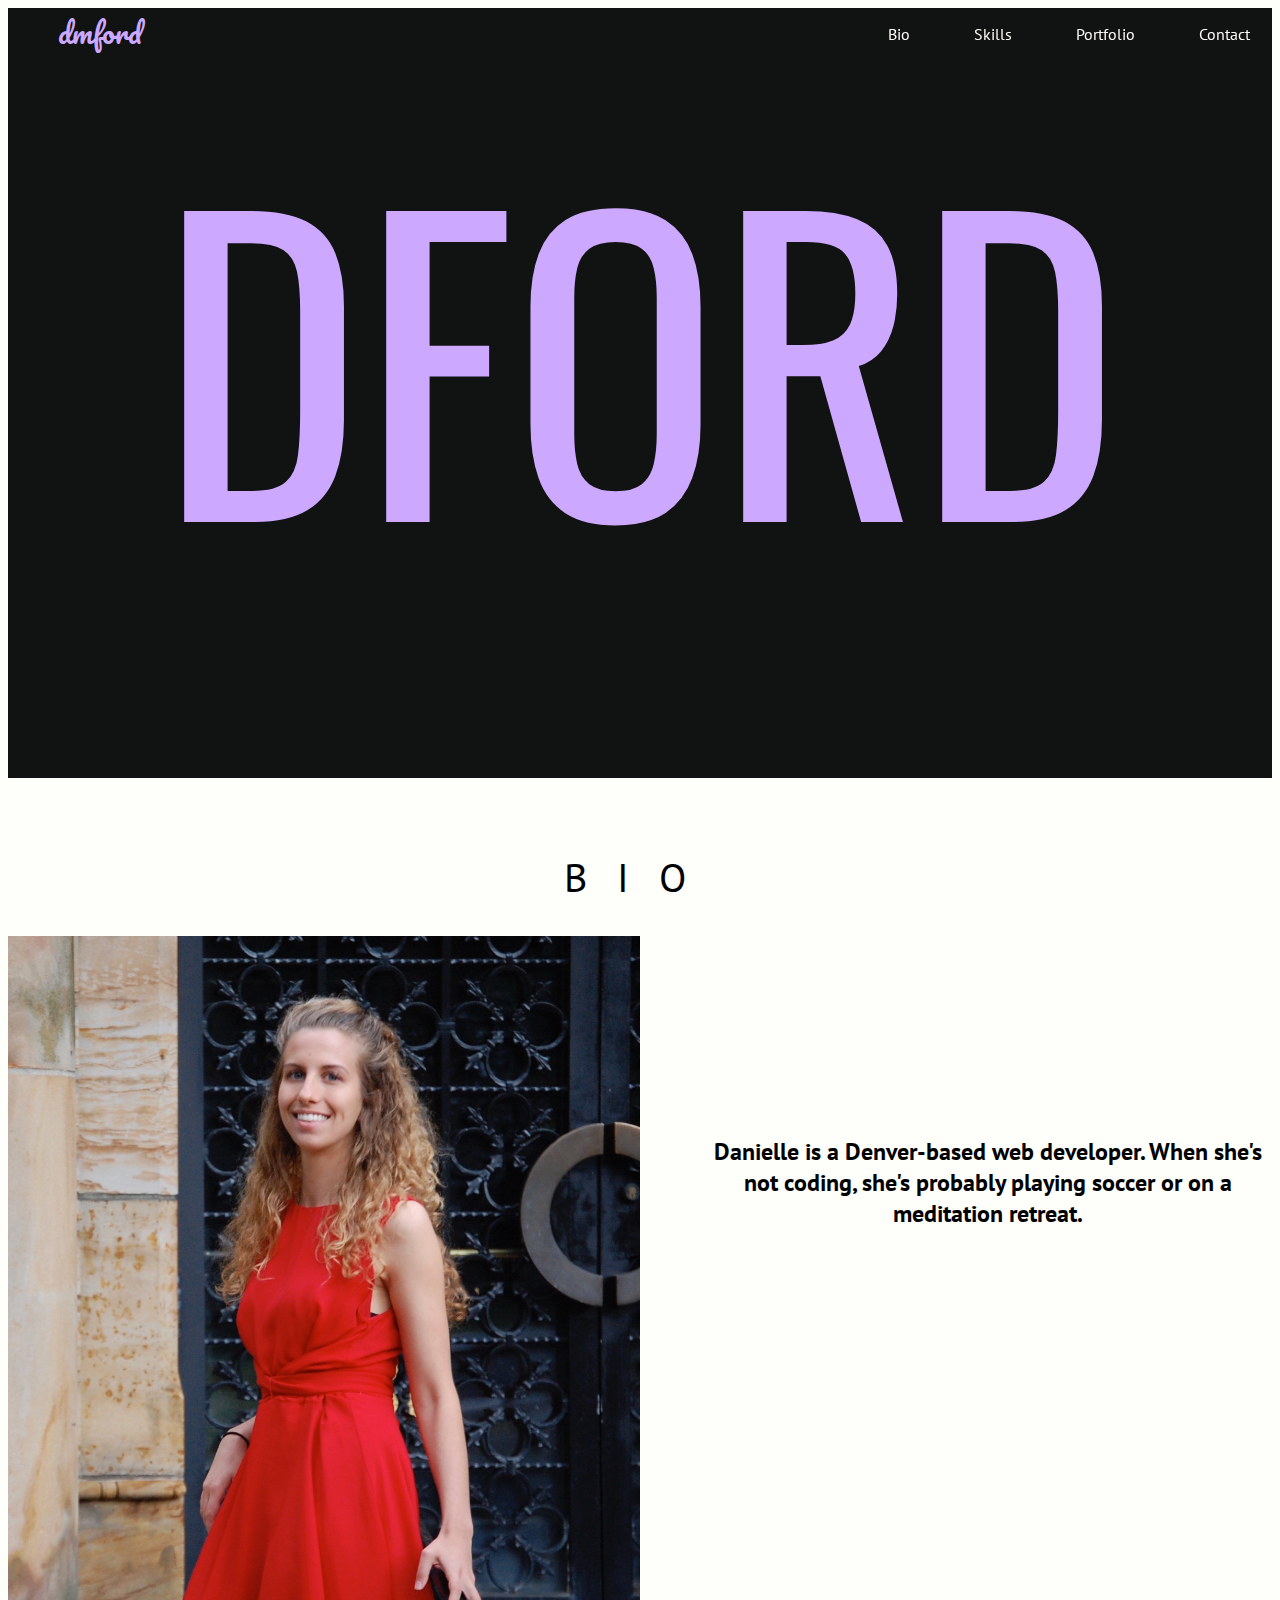
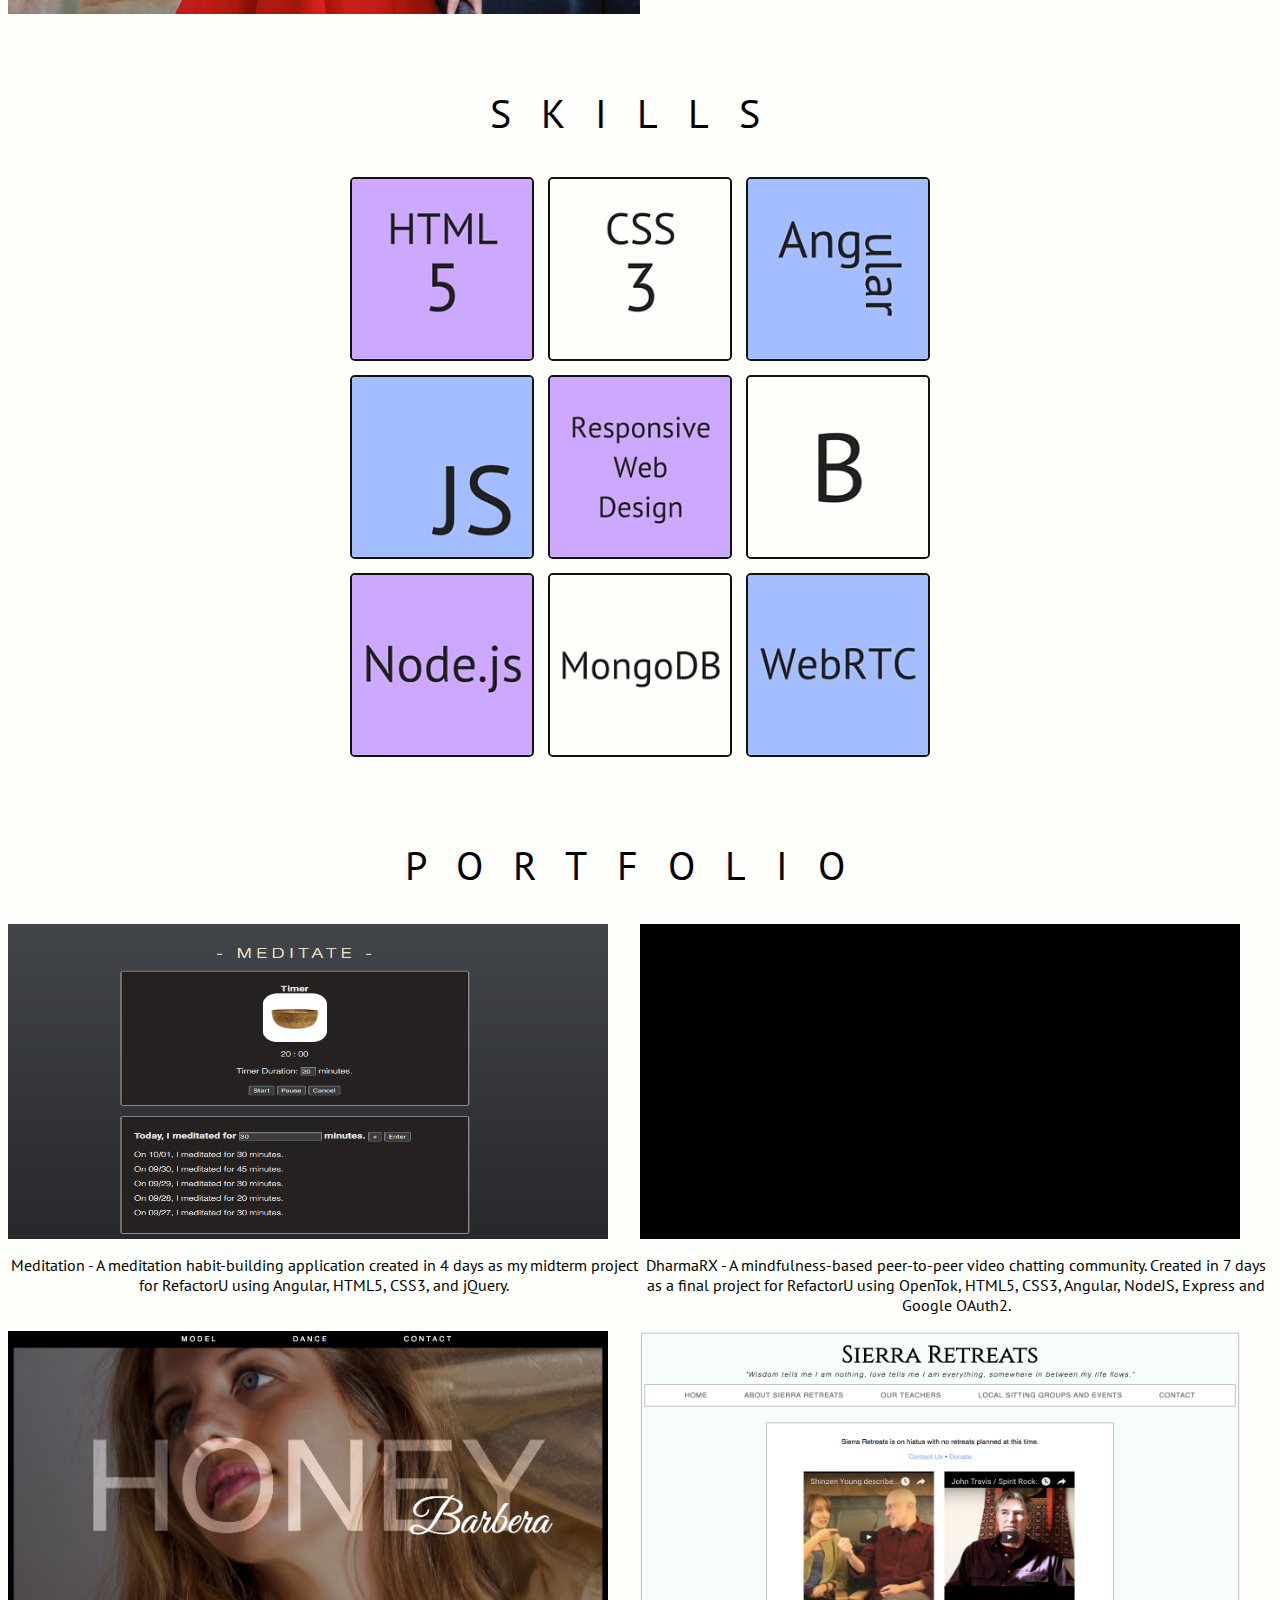
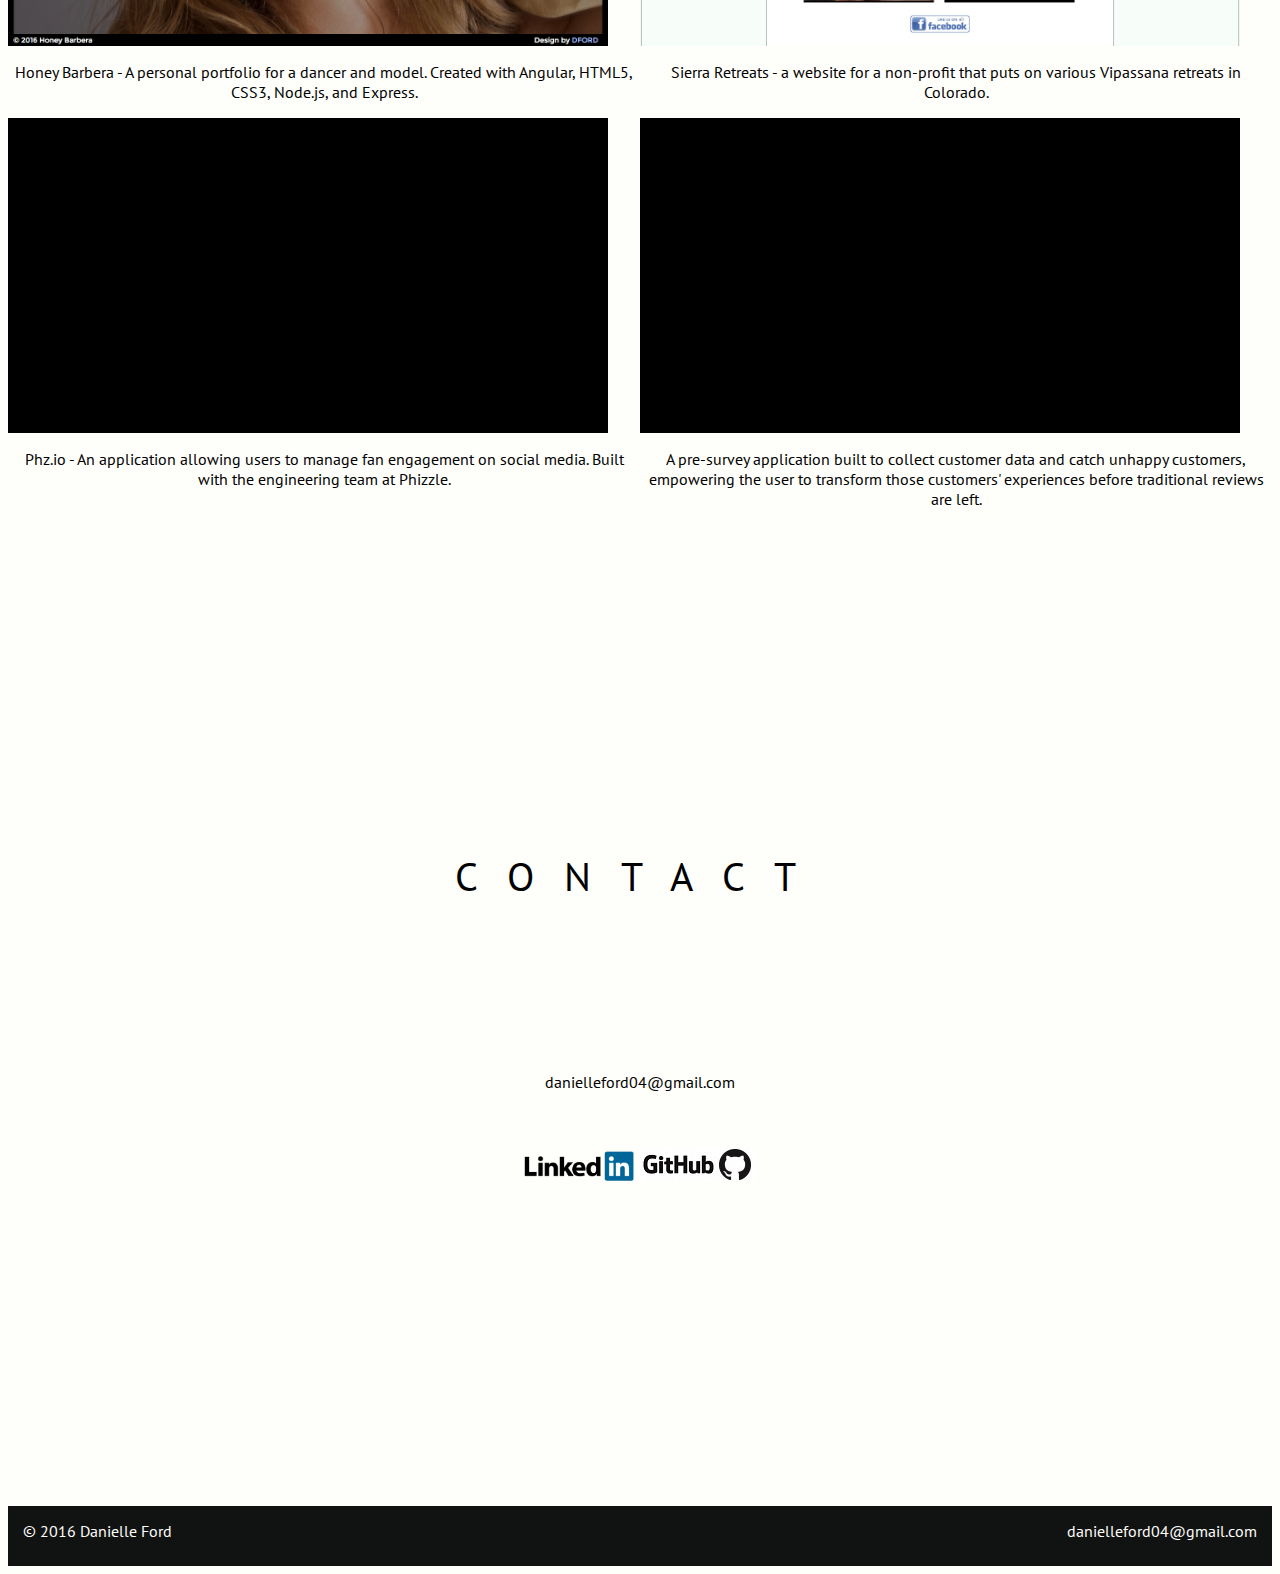
<file: public/html/index.html>
<html xmlns="http://www.w3.org/1999/xhtml"
      xmlns:fb="http://ogp.me/ns/fb#">
<head>
	<title>dmford</title>
	<meta name="viewport" content="width=device-width, initial-scale=1">
	<meta property="og:image" content="../images/preview.jpg" />
	<link type="text/css" rel="stylesheet" href="../css/main.css">
	<link href='https://fonts.googleapis.com/css?family=Oswald:400,700' rel='stylesheet' type='text/css'>
	<link href='https://fonts.googleapis.com/css?family=Pacifico' rel='stylesheet' type='text/css'>
	<link href='https://fonts.googleapis.com/css?family=PT+Sans:400,700' rel='stylesheet' type='text/css'>
</head>
<body>
	<div class="nav">
		<a href="#"><p>dmford</p></a>
		<ul>
 			 <li><a href="#bio">Bio</a></li>
 			 <li><a href="#skills">Skills</a></li>
			 <li><a href="#portfolio">Portfolio</a></li>
			 <li><a href="#contact">Contact</a></li>
		</ul> 
	</div>
	<div class="header">
		<p>DFORD</p>
	</div>
	<a name="bio">
	<div class="bio">
		<h2>Bio</h2>
		<div class="pic">
		<img class="imgfull" src="../images/me.jpg">
		<img class="imgmobile" src="../images/head.jpg">
		</div>
		<div class="center">
			<p>Danielle is a Denver-based web developer. When she's not coding, she's probably playing soccer or on a meditation retreat.</p>
		</div>
	</div>
	</a>
	<a name="skills">
	<div class="skills">
		<h2>Skills</h2>
			<div class="row1">
				<a href="https://developer.mozilla.org/en-US/docs/Web/Guide/HTML/HTML5"><img src="../images/html.jpg"></a>
				<a href="https://developer.mozilla.org/en-US/docs/Web/CSS"><img src="../images/CSS.jpg"></a>
				<a href="https://angularjs.org/"><img src="../images/angular.jpg"></a>
			</div>
			<div class="row2">
				<a href="https://www.javascript.com/"><img src="../images/javascript.jpg"></a>
				<a href="http://learn.shayhowe.com/advanced-html-css/responsive-web-design/"><img src="../images/rwd.jpg"></a>
				<a href="http://getbootstrap.com/"><img src="../images/bootstrap.jpg"></a>
			</div>
			<div class="row3">
				<a href="nodejs.org"><img src="../images/node.jpg"></a>
				<a href="https://www.mongodb.com/"><img src="../images/mongo.jpg"></a>
				<a href="https://webrtc.org/"><img src="../images/webrtc.jpg"></a>
			</div>
	</div>
	</a>
	<a name="portfolio">
	<div class="portfolio">
		<h2>Portfolio</h2>
		
		<div class="portPiece">
			<a href="http://www.dmford.com/meditation"><div class="preview"><span class="helper"></span><img src="../images/meditation.png"></div></a>
			<p>Meditation - A meditation habit-building application created in 4 days as my midterm project for RefactorU using Angular, HTML5, CSS3, and jQuery.</p>
		</div>
		<div class="dharma portPiece">
			<div class="preview"><span class="helper"></span><iframe width="560" height="315" src="https://www.youtube.com/embed/DivJ_Qoi6lY" frameborder="0" allowfullscreen></iframe></div>
			<p> DharmaRX - A mindfulness-based peer-to-peer video chatting community. Created in 7 days as a final project for RefactorU using OpenTok, HTML5, CSS3, Angular, NodeJS, Express and Google OAuth2.</p>
		</div>
		<div class="portPiece">
			<a href="http://www.honeybarbera.com"><div class="preview"><span class="helper"></span><img src="../images/honey.png"></div></a>
			<p>Honey Barbera - A personal portfolio for a dancer and model. Created with Angular, HTML5, CSS3, Node.js, and Express.</p>
		</div>
		<div class="portPiece">
			<a href="http://www.sierraretreats.org"><div class="preview"><span class="helper"></span><img src="../images/sierra.png"></div></a>
			<p>Sierra Retreats - a website for a non-profit that puts on various Vipassana retreats in Colorado.</p>
		</div>
		<div class="dharma portPiece">
			<div class="preview"><span class="helper"></span><iframe width="560" height="315" src="https://www.youtube.com/embed/WakFpUNuV70" frameborder="0" gesture="media" allow="encrypted-media" allowfullscreen></iframe></div>
			<p> Phz.io - An application allowing users to manage fan engagement on social media. Built with the engineering team at Phizzle.</p>
		</div>
		<div class="dharma portPiece">
			<div class="preview"><span class="helper"></span><iframe width="560" height="315" src="https://www.youtube.com/embed/U5ZRkUjN3lg" frameborder="0" gesture="media" allow="encrypted-media" allowfullscreen></iframe></div>
			<p> A pre-survey application built to collect customer data and catch unhappy customers, empowering the user to transform those customers' experiences before traditional reviews are left.</p>
		</div>
	</div>
	</a>
	<a name="contact">
	<div class="contact">
		<h2 style="margin-top:80px; padding-top:60px;">Contact</h2>
		<p class="mobileno"><br><br><br></p>
		<p><br><br><br>danielleford04@gmail.com</p> <br><br>
		<a href="https://www.linkedin.com/in/daniellemford"><img src="../images/LI.png" width="110px"></a>     <a href="https://github.com/danielleford04"><img src="../images/GH.jpg"></a>

	</div>
	</a>
	<div class="footer">
		<span class="ftleft">&copy; 2016 Danielle Ford</span><span class="ftright">danielleford04@gmail.com</span>
	</div>


<script src="../js/main.js"></script>
</body>
</html>
</file>
<file: public/css/main.css>
/* ----------- Body ----------- */

body {
	background-color: #FEFEFA;
	font-family: 'PT Sans', sans-serif;
	text-align: center;
}

body h2 {
	text-transform: uppercase;
	letter-spacing: 30px;
	font-size: 40px;
	font-weight: 300;
}

/* ------------ Nav -------------- */

.nav {
	background-color: #111212;
	height: 50px;
	color: #CCA9FF;
	position: fixed;
	width: 98%;
	margin-top: 0;
	z-index: 1;
}

.nav p {
	text-align: left;
	font-family: 'Pacifico', cursive;
	position: absolute;
	top: -28px;
	left: 50px;
	font-size: 28px;
	color: #CCA9FF;
}

.nav ul {
	position: fixed;
	right: 0;
	z-index: 5;
}

.nav ul li {
	display: inline;
	padding: 0 30px 0 30px;
	margin-top: 15px;

	}

.nav ul li a {
	text-decoration: none;
	color: #FEFEFA;

}

/* --------------Header --------------- */
.header {
	background-color: #111212;
	color: #CCA9FF;
	font-size: 30vw;
	text-align: center;
	font-family: 'Oswald', sans-serif;
	padding: 1px;
	height: 2em;
	vertical-align: center;
}

.header p {
	margin: 5px;
	position: relative;
	top: 50px;
	z-index: 2;
}

/* ------------- Bio ------------- */

/*.bio img {
	float: left;
	width: 50%;
}*/

.bio {
	height: 90%;
	margin: 0 auto;
	overflow: hidden;
	position: relative;
	padding-top: 40px;
}

/*.imgfull {
	display: block;
}*/

.imgmobile {
	display: none;
}

/*.bio p {
	position: absolute;
	top: 40%;
	right: 0;
	font-weight: bold;
	font-size: 24px;
	width: 45%;

}*/


/* -----------Skills----------*/

.skills {
	padding-top: 40px;
}

.skills img {
	border-radius: 5px;
	border: 2px #111212 solid;
	margin: 5px;
	height: 20vh;
}

/*--------------Portfolio------*/
.portfolio {
	height: 160%;
	padding-top: 40px;
	margin-bottom:50px;
	}

/*.dharma {
	width: 75%;
	margin: auto;
}*/

.portPiece {
	width: 50%;
	float: left;
}

.portPiece img {
	width: 100%;
	max-height: 315px;
	vertical-align: middle;
}

.portPiece iframe {
	width: 100%;
	vertical-align: middle;
}

.preview {
	background: black;
	width: 95%;
	height: 315px;

}

.helper {
    display: inline-block;
    height: 100%;
    vertical-align: middle;
}

/* --------------Contact---------*/

.contact {
	padding-top: 40px;
	height: 90%;

}

.contact h2 {
	margin-top:50px;
}

/* ------------Footer ---------*/

.footer {
	height: 30px;
	background-color: #111212;
	color: #FEFEFA;
	padding: 15px;
}

.ftleft {
	float: left;
}

.ftright {
	float: right;
}

/* -----------Mobile Ready -------*/

@media screen and (max-width: 800px) {

/* ------- Portfolio -------*/

.portfolio {
	height: auto;
}

.portfolio p {
	display: block;
}

.preview {
	display: inline;
}
.portfolio img {
	width: 90%;
	height: 90%;
}
.portfolio iframe {
	width: 90%;
	height: 100%;
}

.portPiece {
	width: 100%;
	float: none;
	/*display: inline-block;*/
	height: 60%;
	margin-bottom: 110px;
}
}

@media screen and (max-width: 600px) {
	/*------header------*/
.nav ul li {
	display: block;
	}
.nav ul {
	padding: 0;
	text-align: center;
	margin: auto;
	position: static;
}
.nav {
	position: static;
	width: 100%;
}
.nav p {
	position: static;
    text-align: center;
    margin-bottom: 10px;
}

.nav a {
	text-decoration: none;
}
.header p {
	top: 140px;
	}
.header {
		height: 3.1em;
	}

	/*------bio------*/
.bio {
	height: auto;
}

.bio img {
	height: 60%;
}

.bio p {
	font-size: 18px;
}

.imgfull {
	display: none;

}

.imgmobile {
	display: inline;
}

	/*-----skills-----*/
	.skills img {
		width: 20vw;
		height: auto;
	}

	/*----contact----*/
	
	.contact {
		height: auto;
		margin-top: 100px;
		margin-bottom: 70px;
	}
	.contact p {
		font-size: 24px;

	}

	.mobileno {
		display: none;
	}


	body h2 {
		letter-spacing: 10px;
	}

	/* foot */
	.ftleft {
	float: none;
	display: block;
}

.ftright {
	float: none;
	display: block;
}
}

@media screen and (min-width: 600px){
.bio img {
	float: left;
	width: 50%;
}

.bio p {
	position: absolute;
	top: 40%;
	right: 0;
	font-weight: bold;
	font-size: 24px;
	width: 45%;

}

}
</file>
